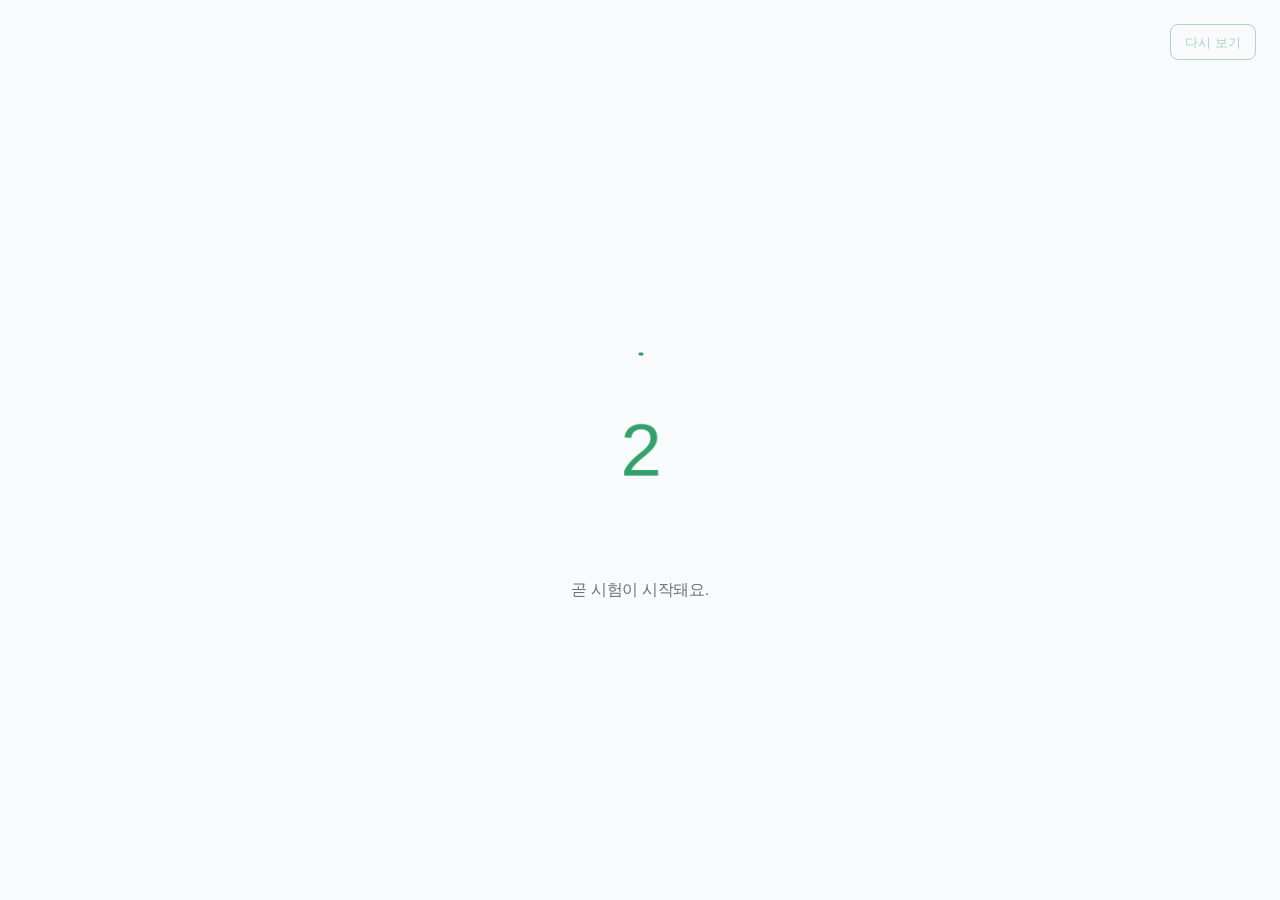
<file: uploads/논숲-시험시작-카운트다운-원본소스/index.html>
<!doctype html>
<html lang="ko">
  <head>
    <meta charset="UTF-8" />
    <meta name="viewport" content="width=device-width, initial-scale=1" />
    <title>논숲 시험 시작 카운트다운 · 라인 버전</title>
    <link rel="stylesheet" href="./styles.css" />
  </head>
  <body>
    <main class="prototype" aria-label="시험 시작 카운트다운 모션 테스트">
      <section class="motion-stage" aria-label="3, 2, 1, 시작 카운트다운">
        <div class="countdown-view" id="countdownView">
          <svg class="countdown-svg" viewBox="0 0 208 208" aria-hidden="true">
            <circle
              class="countdown-ring"
              id="countdownRing"
              cx="104"
              cy="104"
              r="96"
              pathLength="100"
            ></circle>
          </svg>

          <span class="countdown-number" id="countdownNumber" aria-live="assertive" aria-atomic="true">3</span>

          <p class="motion-caption" id="motionCaption">
            <span class="caption-copy caption-before">곧 시험이 시작돼요.</span>
            <span class="caption-copy caption-calm">차분하게, 시작해볼까요.</span>
          </p>
        </div>

        <div class="start-view" id="startView" hidden>
          <svg class="start-portal" id="startPortal" viewBox="0 0 240 240" aria-hidden="true">
            <circle class="start-ring" id="startRing" cx="120" cy="120" r="98"></circle>
          </svg>
          <span class="start-text" id="startText" aria-live="assertive">시작</span>
        </div>
      </section>

      <button class="replay-button" id="replayButton" type="button">다시 보기</button>
    </main>

    <script src="./app.js"></script>
  </body>
</html>
</file>
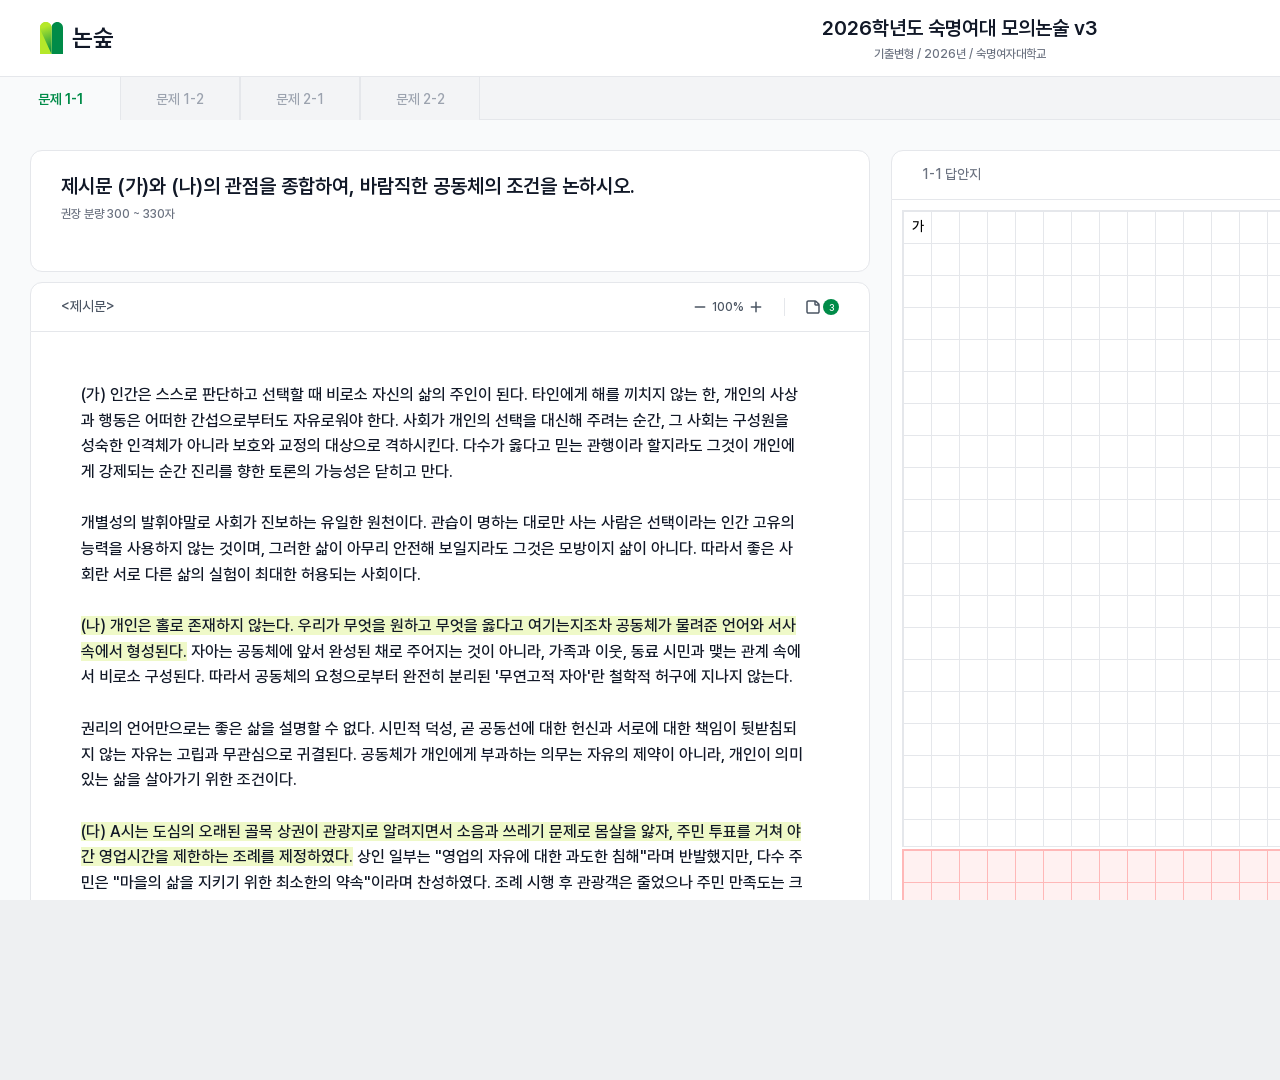
<file: uploads/논숲-시험응시-프로토타입-원본소스/index.html>
<!doctype html>
<html lang="ko">
  <head>
    <meta charset="UTF-8" />
    <meta name="viewport" content="width=device-width, initial-scale=1.0" />
    <title>논숲 시험 응시 프로토타입</title>
    <link rel="stylesheet" href="./styles.css" />
  </head>
  <body>
    <main class="viewport" aria-label="시험 응시 프로토타입">
      <div class="exam" id="exam">
        <header class="header">
          <div class="header-left">
            <div class="brand">
              <img src="./assets/logo.svg" alt="" />
              <span>논숲</span>
            </div>
          </div>
          <div class="header-center">
            <h1>2026학년도 숙명여대 모의논술 v3</h1>
            <p>기출변형 / 2026년 / 숙명여자대학교</p>
          </div>
          <div class="header-right">
            <div class="timer">
              <span class="timer-readout"><img src="./assets/clock.svg" alt="" />01 : 40 : 00</span>
              <img class="utility-icon" src="./assets/rotate.svg" alt="시간 초기화" />
            </div>
            <div class="header-actions">
              <button type="button" class="button button-secondary">나가기</button>
              <button type="button" class="button button-primary">제출하기</button>
            </div>
          </div>
        </header>

        <nav class="question-nav" aria-label="문제 목록">
          <button type="button" class="nav-item active">문제 1-1</button>
          <button type="button" class="nav-item">문제 1-2</button>
          <button type="button" class="nav-item">문제 2-1</button>
          <button type="button" class="nav-item">문제 2-2</button>
        </nav>

        <section class="question-card" aria-labelledby="question-title">
          <h2 id="question-title">제시문 (가)와 (나)의 관점을 종합하여, 바람직한 공동체의 조건을 논하시오.</h2>
          <p>권장 분량 300 ~ 330자</p>
        </section>

        <section class="reading-area" id="readingArea" aria-label="제시문">
          <div class="reading-toolbar">
            <span>&lt;제시문&gt;</span>
            <div class="reading-utilities">
              <div class="zoom-control" aria-label="확대 배율 100퍼센트">
                <button type="button" class="icon-button inert" aria-label="축소"><img src="./assets/minus.svg" alt="" /></button>
                <span>100%</span>
                <button type="button" class="icon-button inert" aria-label="확대"><img src="./assets/plus.svg" alt="" /></button>
              </div>
              <span class="divider" aria-hidden="true"></span>
              <div class="highlight-memo">
                <button type="button" class="icon-button memo-utility" id="memoUtility" aria-expanded="false" aria-controls="memoPanel" aria-label="메모 목록 열기">
                  <img src="./assets/memo.svg" alt="" />
                  <span class="count memo-count" id="memoCount">3</span>
                </button>
              </div>
            </div>
          </div>

          <div class="memo-panel" id="memoPanel" hidden>
            <div class="memo-panel-title">메모 목록 <strong>(3)</strong></div>
            <div class="memo-list" role="list"></div>
          </div>

          <div class="reading-body" id="readingBody" tabindex="0">
            <p>(가) 인간은 스스로 판단하고 선택할 때 비로소 자신의 삶의 주인이 된다. 타인에게 해를 끼치지 않는 한, 개인의 사상과 행동은 어떠한 간섭으로부터도 자유로워야 한다. 사회가 개인의 선택을 대신해 주려는 순간, 그 사회는 구성원을 성숙한 인격체가 아니라 보호와 교정의 대상으로 격하시킨다. 다수가 옳다고 믿는 관행이라 할지라도 그것이 개인에게 강제되는 순간 진리를 향한 토론의 가능성은 닫히고 만다.</p>
            <p>개별성의 발휘야말로 사회가 진보하는 유일한 원천이다. 관습이 명하는 대로만 사는 사람은 선택이라는 인간 고유의 능력을 사용하지 않는 것이며, 그러한 삶이 아무리 안전해 보일지라도 그것은 모방이지 삶이 아니다. 따라서 좋은 사회란 서로 다른 삶의 실험이 최대한 허용되는 사회이다.</p>
            <p><mark class="highlight-anchor" id="highlight-a" data-highlight-id="highlight-a" data-memo-content="개인 자유 최우선 → 공동체 우선 관점과 대조해서 쓸 것">(나) 개인은 홀로 존재하지 않는다. 우리가 무엇을 원하고 무엇을 옳다고 여기는지조차 공동체가 물려준 언어와 서사 속에서 형성된다.</mark> 자아는 공동체에 앞서 완성된 채로 주어지는 것이 아니라, 가족과 이웃, 동료 시민과 맺는 관계 속에서 비로소 구성된다. 따라서 공동체의 요청으로부터 완전히 분리된 '무연고적 자아'란 철학적 허구에 지나지 않는다.</p>
            <p>권리의 언어만으로는 좋은 삶을 설명할 수 없다. 시민적 덕성, 곧 공동선에 대한 헌신과 서로에 대한 책임이 뒷받침되지 않는 자유는 고립과 무관심으로 귀결된다. 공동체가 개인에게 부과하는 의무는 자유의 제약이 아니라, 개인이 의미 있는 삶을 살아가기 위한 조건이다.</p>
            <p><mark class="highlight-anchor" id="highlight-b" data-highlight-id="highlight-b">(다) A시는 도심의 오래된 골목 상권이 관광지로 알려지면서 소음과 쓰레기 문제로 몸살을 앓자, 주민 투표를 거쳐 야간 영업시간을 제한하는 조례를 제정하였다.</mark> 상인 일부는 "영업의 자유에 대한 과도한 침해"라며 반발했지만, 다수 주민은 "마을의 삶을 지키기 위한 최소한의 약속"이라며 찬성하였다. 조례 시행 후 관광객은 줄었으나 주민 만족도는 크게 높아졌고, 일부 상인은 매출 감소를 이유로 조례 폐지를 청구하는 소송을 제기하였다.</p>
            <p><mark class="highlight-anchor" id="highlight-c" data-highlight-id="highlight-c">(라) 인간은 스스로 판단하고 선택할 때 비로소 자신의 삶의 주인이 된다.</mark> 타인에게 해를 끼치지 않는 한, 개인의 사상과 행동은 어떠한 간섭으로부터도 자유로워야 한다. 사회가 개인의 선택을 대신해 주려는 순간, 그 사회는 구성원을 성숙한 인격체가 아니라 보호와 교정의 대상으로 격하시킨다. 다수가 옳다고 믿는 관행이라 할지라도 그것이 개인에게 강제되는 순간 진리를 향한 토론의 가능성은 닫히고 만다.</p>
            <p>개별성의 발휘야말로 사회가 진보하는 유일한 원천이다. 관습이 명하는 대로만 사는 사람은 선택이라는 인간 고유의 능력을 사용하지 않는 것이며, 그러한 삶이 아무리 안전해 보일지라도 그것은 모방이지 삶이 아니다. 따라서 좋은 사회란 서로 다른 삶의 실험이 최대한 허용되는 사회이다.</p>
          </div>

          <div class="memo-popover" id="memoPopover" role="dialog" aria-modal="false" aria-labelledby="memoPopoverTitle" hidden>
            <div class="memo-popover-meta" id="memoPopoverTitle"><b>문제 1-1</b><span id="memoPassage">제시문 (가)</span></div>
            <div class="memo-excerpt" id="memoExcerpt"></div>
            <textarea id="memoInput" maxlength="300" placeholder="메모를 입력하세요." aria-label="메모 내용"></textarea>
            <div class="memo-popover-actions">
              <button type="button" class="memo-button memo-button-secondary" id="memoCancel">취소</button>
              <button type="button" class="memo-button memo-button-primary" id="memoSave">저장</button>
            </div>
          </div>
        </section>

        <div class="floating-menu" id="floatingMenu" hidden role="toolbar" aria-label="선택한 텍스트 작업">
          <button type="button" id="floatingMemo">메모 추가</button>
        </div>

        <section class="answer-area" aria-label="답안지">
          <div class="answer-toolbar"><span>1-1 답안지</span><span><strong>152</strong> / 600자 (적정 401자)</span></div>
          <div class="manuscript-wrap">
            <div class="manuscript-grid"><span class="first-character">가</span></div>
            <div class="over-limit-grid"></div>
          </div>
          <div class="answer-footer">
            <span>최소 401자 더 입력해주세요.</span>
            <span class="footer-meta"><span>35자 x 20행</span><i></i><b>초과 입력 가능 +2줄</b></span>
          </div>
        </section>
      </div>
    </main>
    <script src="./app.js"></script>
  </body>
</html>
</file>
<file: uploads/논숲-시험시작-카운트다운-원본소스/styles.css>
:root {
  --background: #F9FAFB;
  --primary: #008B48;
  --caption: #6B7280;
  --countdown-duration: 1000ms;
  --start-duration: 1260ms;
  --countdown-ring-size: 208px;
  --countdown-ring-width: 3px;
  --start-portal-size: 240px;
  --start-ring-width: 1.5px;
  --caption-offset: 128px;
}

* {
  box-sizing: border-box;
}

html,
body {
  width: 100%;
  height: 100%;
  margin: 0;
  overflow: hidden;
  background: var(--background);
}

body,
button {
  font-family: Pretendard, "Noto Sans KR", "Apple SD Gothic Neo", Arial, sans-serif;
}

button {
  font: inherit;
}

.prototype {
  position: relative;
  display: grid;
  width: 100vw;
  height: 100dvh;
  min-height: 320px;
  place-items: center;
  overflow: hidden;
  background: var(--background);
  color: var(--primary);
}

.motion-stage {
  position: relative;
  display: grid;
  width: 400px;
  height: 400px;
  place-items: center;
}

.countdown-view,
.start-view {
  position: absolute;
  inset: 0;
  display: grid;
  place-items: center;
}

.countdown-svg {
  position: absolute;
  width: var(--countdown-ring-size);
  height: var(--countdown-ring-size);
  overflow: visible;
  transform: rotate(-90deg);
  transform-origin: center;
}

.countdown-ring {
  fill: none;
  stroke: var(--primary);
  stroke-width: var(--countdown-ring-width);
  stroke-linecap: round;
  stroke-dasharray: 100;
  stroke-dashoffset: 100;
  vector-effect: non-scaling-stroke;
}

.countdown-number,
.start-text {
  position: relative;
  z-index: 2;
  color: var(--primary);
  line-height: 1;
  opacity: 0;
  will-change: transform, opacity;
}

.countdown-number {
  font-size: 76px;
  font-weight: 500;
  letter-spacing: -.035em;
}

.start-text {
  font-size: 52px;
  font-weight: 600;
  letter-spacing: -.04em;
}

.start-portal {
  position: absolute;
  width: var(--start-portal-size);
  height: var(--start-portal-size);
  overflow: visible;
  transform-origin: center;
}

.start-ring {
  fill: none;
  stroke: var(--primary);
  stroke-width: var(--start-ring-width);
  vector-effect: non-scaling-stroke;
  opacity: 0;
}

.motion-caption {
  position: absolute;
  top: calc(50% + var(--caption-offset));
  left: 50%;
  width: 280px;
  height: 24px;
  margin: 0;
  color: var(--caption);
  font-size: 16px;
  font-weight: 500;
  line-height: 1.5;
  letter-spacing: -.02em;
  transform: translateX(-50%);
}

.caption-copy {
  position: absolute;
  inset: 0;
  display: block;
  text-align: center;
  transition: opacity 180ms ease, transform 180ms ease;
}

.caption-before {
  opacity: 1;
  transform: translateY(0);
}

.caption-calm {
  opacity: 0;
  transform: translateY(3px);
}

.motion-caption.show-calm .caption-before {
  opacity: 0;
  transform: translateY(-3px);
}

.motion-caption.show-calm .caption-calm {
  opacity: 1;
  transform: translateY(0);
}

.countdown-view.is-exiting .motion-caption {
  animation: caption-exit 220ms ease-in both;
}

.countdown-view.is-exiting .countdown-svg {
  animation: countdown-ring-handoff 220ms ease-out both;
}

.replay-button {
  position: fixed;
  top: 24px;
  right: 24px;
  min-width: 80px;
  height: 36px;
  padding: 0 14px;
  border: 1px solid var(--primary);
  border-radius: 8px;
  background: transparent;
  color: var(--primary);
  font-size: 13px;
  font-weight: 500;
  line-height: 1;
  cursor: pointer;
  opacity: .72;
  transition: opacity 160ms ease;
}

.replay-button:hover,
.replay-button:focus-visible {
  opacity: 1;
}

.replay-button:focus-visible {
  outline: 2px solid var(--primary);
  outline-offset: 3px;
}

.replay-button:disabled {
  cursor: default;
  opacity: .32;
}

[hidden] {
  display: none !important;
}

@keyframes countdown-ring-handoff {
  from { opacity: 1; transform: rotate(-90deg) scale(1); }
  to { opacity: 0; transform: rotate(-90deg) scale(1.035); }
}

@keyframes caption-exit {
  from { opacity: 1; transform: translateX(-50%) translateY(0); }
  to { opacity: 0; transform: translateX(-50%) translateY(-3px); }
}

@media (max-width: 520px), (max-height: 520px) {
  :root {
    --countdown-ring-size: 176px;
    --start-portal-size: 196px;
    --caption-offset: 112px;
  }

  .motion-stage {
    width: 320px;
    height: 320px;
  }

  .countdown-number { font-size: 64px; }
  .start-text { font-size: 46px; }
}

@media (prefers-reduced-motion: reduce) {
  :root {
    --countdown-duration: 1ms;
    --start-duration: 1ms;
  }
}
</file>
<file: uploads/논숲-시험응시-프로토타입-원본소스/styles.css>
@font-face {
  font-family: "Pretendard";
  src: url("./assets/Pretendard-Medium.woff2") format("woff2");
  font-weight: 500;
  font-style: normal;
  font-display: swap;
}

@font-face {
  font-family: "Pretendard";
  src: url("./assets/Pretendard-SemiBold.woff2") format("woff2");
  font-weight: 600;
  font-style: normal;
  font-display: swap;
}

:root {
  --background-primary: #ffffff;
  --background-secondary: #f9fafb;
  --background-disabled: #f3f4f6;
  --border-primary: #e5e7eb;
  --text-primary: #111827;
  --text-secondary: #4b5563;
  --text-tertiary: #6b7280;
  --text-disabled: #9ca3af;
  --brand-primary: #008b48;
  --accent-100: #f7fce9;
  --highlight: #eff9c8;
  --highlight-border: #9cdb22;
  --state-error: #db3342;
  --state-error-subtle: #fff1f1;
  --error-300: #ffb8b8;
}

* { box-sizing: border-box; }

html, body {
  width: 100%;
  height: 100%;
  margin: 0;
  overflow: auto;
  background: #eef0f2;
  color: var(--text-primary);
  font-family: "Pretendard", Arial, sans-serif;
  font-weight: 500;
}

button { font: inherit; }

.viewport {
  position: relative;
  width: 1920px;
  height: 1080px;
  overflow: visible;
}

.exam {
  position: relative;
  width: 1920px;
  height: 1080px;
  overflow: hidden;
  background: var(--background-secondary);
}

.header {
  position: absolute;
  inset: 0 0 auto 0;
  display: grid;
  grid-template-columns: 610px 700px 610px;
  height: 76px;
  background: var(--background-primary);
}

.header-left, .header-center, .header-right { display: flex; align-items: center; }
.header-left { padding-left: 40px; }
.brand { display: flex; align-items: center; gap: 8.5px; font-size: 24px; font-weight: 600; letter-spacing: -.24px; }
.brand img { width: 23.44px; height: 31.96px; }
.header-center { flex-direction: column; justify-content: center; text-align: center; }
.header-center h1 { margin: 0; font-size: 20px; line-height: 1.5; font-weight: 600; }
.header-center p { margin: 2px 0 0; font-size: 12px; line-height: 1.5; color: var(--text-tertiary); }
.header-right { justify-content: flex-end; gap: 20px; padding-right: 40px; }
.timer { display: flex; align-items: center; gap: 12px; }
.timer-readout { display: flex; align-items: center; gap: 4.86px; color: var(--text-secondary); font-size: 17px; line-height: 1.6; font-weight: 600; white-space: nowrap; }
.timer-readout img { width: 20px; height: 20px; }
.utility-icon { width: 16px; height: 16px; }
.header-actions { display: flex; gap: 8px; }
.button { height: 44px; padding: 10px 20px; border-radius: 8px; font-size: 14px; line-height: 1.5; font-weight: 600; cursor: default; }
.button-secondary { color: var(--text-secondary); background: white; border: 1px solid var(--border-primary); }
.button-primary { color: white; background: var(--brand-primary); border: 1px solid var(--brand-primary); }

.question-nav {
  position: absolute;
  top: 76px;
  left: 0;
  width: 1920px;
  height: 44px;
  display: flex;
  background: var(--background-disabled);
  border-block: 1px solid var(--border-primary);
}

.nav-item { width: 120px; height: 43px; border: 0; border-inline: 1px solid var(--border-primary); background: var(--background-disabled); color: var(--text-disabled); font-size: 14px; cursor: default; }
.nav-item.active { color: var(--brand-primary); background: var(--background-secondary); border-color: var(--background-secondary); font-weight: 600; }

.question-card {
  position: absolute;
  left: 30px;
  top: 150px;
  width: 840px;
  height: 122px;
  padding: 20px 30px;
  border: 1px solid var(--border-primary);
  border-radius: 12px;
  background: white;
}

.question-card h2 { margin: 0; font-size: 20px; line-height: 1.5; font-weight: 600; }
.question-card p { margin: 4px 0 0; font-size: 12px; line-height: 1.5; color: var(--text-tertiary); }

.reading-area {
  position: absolute;
  left: 30px;
  top: 282px;
  width: 840px;
  height: 759px;
  display: flex;
  flex-direction: column;
}

.reading-toolbar {
  flex: 0 0 50px;
  display: flex;
  align-items: center;
  justify-content: space-between;
  padding: 0 30px;
  border: 1px solid var(--border-primary);
  border-radius: 12px 12px 0 0;
  background: white;
  color: var(--text-secondary);
  font-size: 14px;
  line-height: 1.4;
}

.reading-utilities, .zoom-control, .highlight-memo { display: flex; align-items: center; }
.reading-utilities { gap: 20px; }
.zoom-control { gap: 4px; font-size: 12px; line-height: 1.5; }
.highlight-memo { gap: 20px; }
.icon-button { margin: 0; padding: 0; border: 0; background: transparent; display: flex; align-items: center; justify-content: center; }
.icon-button { width: 16px; height: 16px; }
.icon-button img { width: 16px; height: 16px; }
.inert { cursor: default; }
.divider { width: 1px; height: 18px; background: var(--border-primary); }
.memo-card-jump:focus-visible, .memo-utility:focus-visible, .memo-action:focus-visible { outline: 2px solid var(--brand-primary); outline-offset: 3px; }
.memo-utility { width: auto; height: 20px; gap: 2px; cursor: pointer; border-radius: 4px; }
.count { display: inline-flex; width: 16px; height: 16px; align-items: center; justify-content: center; border-radius: 999px; background: var(--brand-primary); color: white; font-size: 9px; line-height: 1; }

.empty-state { height: 136px; display: flex; align-items: center; justify-content: center; color: var(--text-tertiary); font-size: 14px; line-height: 1.4; }

.memo-panel { flex: 0 0 210px; background: var(--background-secondary); }
.memo-panel-title { height: 50px; display: flex; align-items: center; padding: 0 30px; border-inline: 1px solid var(--border-primary); border-bottom: 1px solid var(--border-primary); color: var(--text-secondary); font-size: 14px; line-height: 1.6; font-weight: 600; }
.memo-panel-title strong { color: var(--brand-primary); }
.memo-list { height: 160px; overflow-x: hidden; overflow-y: auto; padding: 12px 30px; border-inline: 1px solid var(--border-primary); border-bottom: 1px solid var(--border-primary); scrollbar-width: thin; }
.memo-card { width: 100%; min-height: 68px; margin-bottom: 8px; padding: 12px 20px; border: 1px solid var(--border-primary); border-radius: 12px; background: var(--background-primary); }
.memo-card.has-content { min-height: 96px; }
.memo-card-top { display: flex; align-items: flex-start; justify-content: space-between; gap: 16px; }
.memo-card-jump { min-width: 0; flex: 1; padding: 0; border: 0; background: transparent; color: inherit; text-align: left; cursor: pointer; border-radius: 4px; }
.memo-card-excerpt, .memo-excerpt { display: block; padding-left: 8px; border-left: 2px solid var(--brand-primary); color: var(--text-tertiary); font-size: 12px; line-height: 1.5; white-space: nowrap; overflow: hidden; text-overflow: ellipsis; }
.memo-card-content { display: block; margin-top: 6px; color: var(--text-secondary); font-size: 14px; line-height: 1.6; white-space: nowrap; overflow: hidden; text-overflow: ellipsis; }
.memo-card-actions { flex: 0 0 auto; display: flex; align-items: center; gap: 4px; }
.memo-action { min-width: 32px; height: 26px; padding: 4px; border: 0; border-radius: 8px; background: transparent; color: var(--text-secondary); font-size: 12px; line-height: 1.5; cursor: pointer; }
.memo-action:hover { background: var(--background-secondary); }
.memo-action.delete { color: var(--text-disabled); }
.reading-body {
  min-height: 0;
  flex: 1 1 auto;
  overflow-y: auto;
  padding: 50px;
  border: 1px solid var(--border-primary);
  border-top: 0;
  border-radius: 0 0 12px 12px;
  background: white;
  color: var(--text-primary);
  font-size: 16px;
  line-height: 1.6;
  scroll-behavior: smooth;
  scrollbar-gutter: stable;
}

.reading-body p { margin: 0 0 26px; }
.reading-body p:last-child { margin-bottom: 0; }
.highlight-anchor { color: inherit; background: var(--highlight); box-decoration-break: clone; -webkit-box-decoration-break: clone; transition: background-color .2s ease, box-shadow .2s ease; }
.highlight-anchor.is-located { background: #dff2a2; box-shadow: 0 0 0 2px var(--highlight-border); }

.memo-popover { position: absolute; z-index: 30; width: 348px; padding: 20px; border-radius: 12px; background: var(--background-primary); box-shadow: 0 4px 12px rgba(17, 24, 39, .12); }
.memo-popover-meta { display: flex; align-items: center; gap: 6px; margin-bottom: 10px; color: var(--text-secondary); }
.memo-popover-meta b { font-size: 14px; line-height: 1.6; font-weight: 500; }
.memo-popover-meta span { color: var(--text-disabled); font-size: 12px; line-height: 1.5; }
.memo-popover .memo-excerpt { margin-bottom: 12px; }
.memo-popover textarea { display: block; width: 100%; height: 102px; resize: none; padding: 12px; border: 1px solid var(--border-primary); border-radius: 12px; outline: 0; background: var(--background-primary); color: var(--text-secondary); font: 500 14px/1.6 "Pretendard", Arial, sans-serif; }
.memo-popover textarea::placeholder { color: var(--text-secondary); }
.memo-popover textarea:focus { border-color: var(--brand-primary); }
.memo-popover-actions { display: flex; justify-content: flex-end; gap: 6px; margin-top: 12px; }
.memo-button { width: 70px; height: 36px; padding: 9px 16px; border-radius: 8px; font-size: 14px; line-height: 1.4; cursor: pointer; }
.memo-button-secondary { border: 1px solid var(--border-primary); background: var(--background-primary); color: var(--text-secondary); }
.memo-button-primary { border: 1px solid var(--brand-primary); background: var(--brand-primary); color: white; }
.floating-menu {
  position: absolute;
  z-index: 20;
  display: flex;
  align-items: center;
  height: 30px;
}

.floating-menu button {
  height: 30px;
  padding: 4px 12px;
  border: 1px solid var(--border-primary);
  background: var(--background-primary);
  color: var(--text-tertiary);
  font-size: 14px;
  line-height: 1.4;
  font-weight: 500;
  white-space: nowrap;
  cursor: pointer;
}

.floating-menu button { border-radius: 8px; }
.floating-menu button:hover, .floating-menu button:active { background: var(--background-secondary); color: var(--text-secondary); }
.floating-menu button[aria-disabled="true"] { cursor: default; }
.floating-menu button[aria-disabled="true"]:hover { background: var(--background-primary); color: var(--text-tertiary); }
.floating-menu.is-disabled button { background: var(--background-disabled); color: var(--text-disabled); cursor: default; }

.answer-area {
  position: absolute;
  left: 891px;
  top: 150px;
  width: 1001px;
  height: 891px;
  display: flex;
  flex-direction: column;
}

.answer-toolbar, .answer-footer { flex: 0 0 50px; display: flex; align-items: center; justify-content: space-between; padding: 0 30px; border: 1px solid var(--border-primary); background: white; color: var(--text-tertiary); font-size: 14px; line-height: 1.4; }
.answer-toolbar { border-radius: 12px 12px 0 0; }
.answer-toolbar strong { color: var(--brand-primary); font-weight: 500; }
.manuscript-wrap { position: relative; flex: 0 0 791px; padding: 10px; border-inline: 1px solid var(--border-primary); background: white; }
.manuscript-grid, .over-limit-grid { width: 979px; background-size: 28px 32px; }
.manuscript-grid { position: relative; height: 637px; background-image: linear-gradient(to right, var(--border-primary) 1px, transparent 1px), linear-gradient(to bottom, var(--border-primary) 1px, transparent 1px); border: 1px solid var(--border-primary); }
.over-limit-grid { height: 60px; margin-top: 2px; background-color: var(--state-error-subtle); background-image: linear-gradient(to right, var(--error-300) 1px, transparent 1px), linear-gradient(to bottom, var(--error-300) 1px, transparent 1px); border: 1px solid var(--error-300); }
.first-character { position: absolute; top: 1px; left: 1px; width: 27px; height: 27px; display: flex; align-items: center; justify-content: center; color: #000; font-size: 14px; }
.answer-footer { border-radius: 0 0 12px 12px; color: var(--text-secondary); }
.footer-meta { display: flex; align-items: center; gap: 12px; color: var(--text-tertiary); }
.footer-meta i { width: 1px; height: 18px; background: var(--border-primary); }
.footer-meta b { color: var(--state-error); font-weight: 500; }

[hidden] { display: none !important; }

@media (prefers-reduced-motion: reduce) {
  .reading-body { scroll-behavior: auto; }
}
</file>
